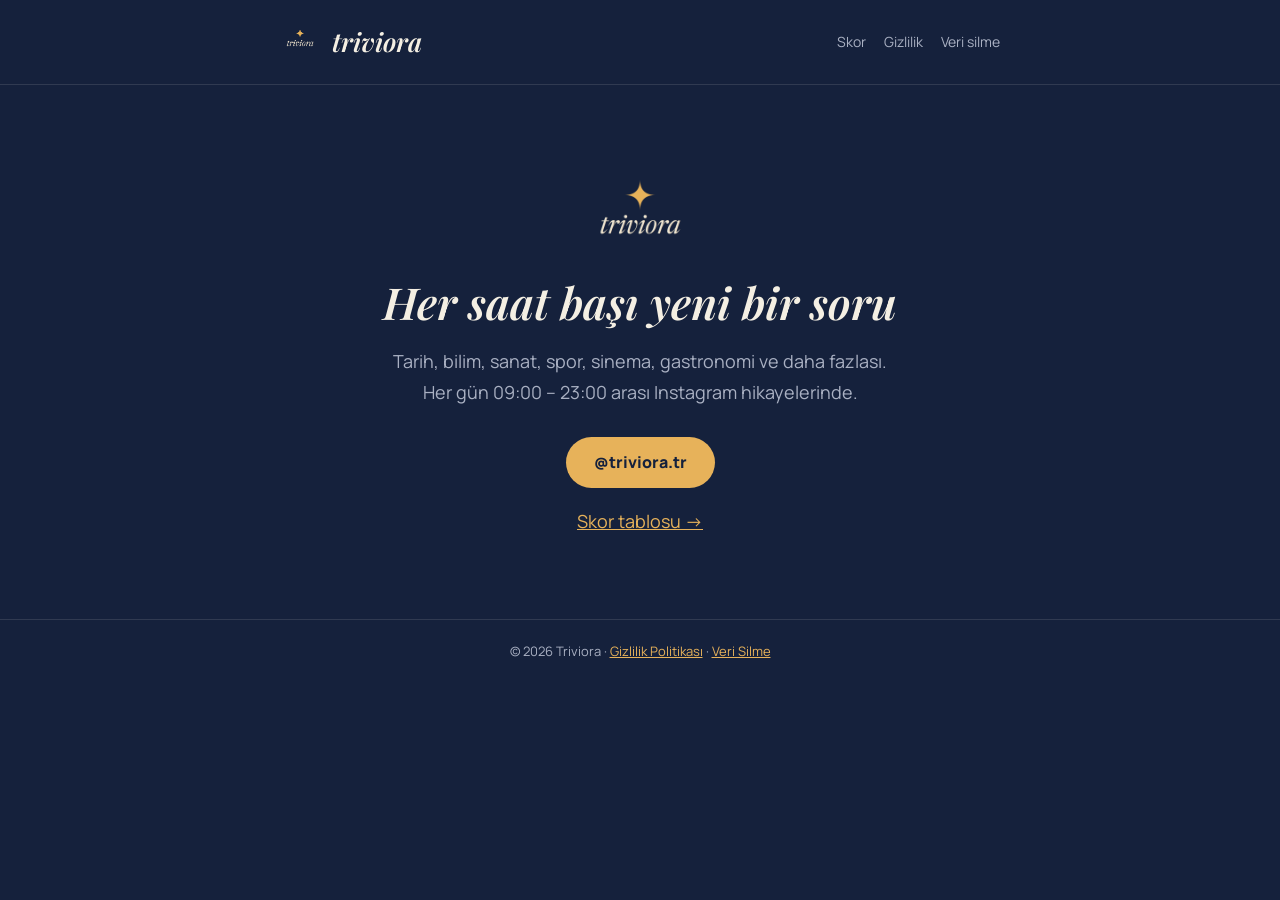
<file: index.html>
<!doctype html>
<html lang="tr">
<head>
<meta charset="utf-8">
<meta name="viewport" content="width=device-width, initial-scale=1">
<title>Triviora</title>
<meta name="description" content="Triviora — her saat başı yeni bir genel kültür sorusu, Instagram hikayelerinde.">
<link rel="icon" href="/logo.png">
<link rel="preconnect" href="https://fonts.googleapis.com">
<link rel="preconnect" href="https://fonts.gstatic.com" crossorigin>
<link href="https://fonts.googleapis.com/css2?family=Manrope:wght@400;600;800&family=Playfair+Display:ital,wght@1,600&display=swap" rel="stylesheet">
<link rel="stylesheet" href="/style.css">
</head>
<body>
<header><div class="bar">
  <a href="/"><img src="/logo.png" alt=""></a><a class="brand" href="/">triviora</a>
  <nav><a href="/skor/">Skor</a><a href="/gizlilik/">Gizlilik</a><a href="/veri-silme/">Veri silme</a></nav>
</div></header>
<main class="hero">
  <img src="/logo.png" alt="Triviora logosu">
  <h1>Her saat başı yeni bir soru</h1>
  <p>Tarih, bilim, sanat, spor, sinema, gastronomi ve daha fazlası.<br>
  Her gün 09:00 – 23:00 arası Instagram hikayelerinde.</p>
  <a class="btn" href="https://www.instagram.com/triviora.tr/">@triviora.tr</a>
  <p style="margin-top:18px"><a href="/skor/">Skor tablosu →</a></p>
</main>
<footer>© 2026 Triviora · <a href="/gizlilik/">Gizlilik Politikası</a> · <a href="/veri-silme/">Veri Silme</a></footer>
</body>
</html>
</file>
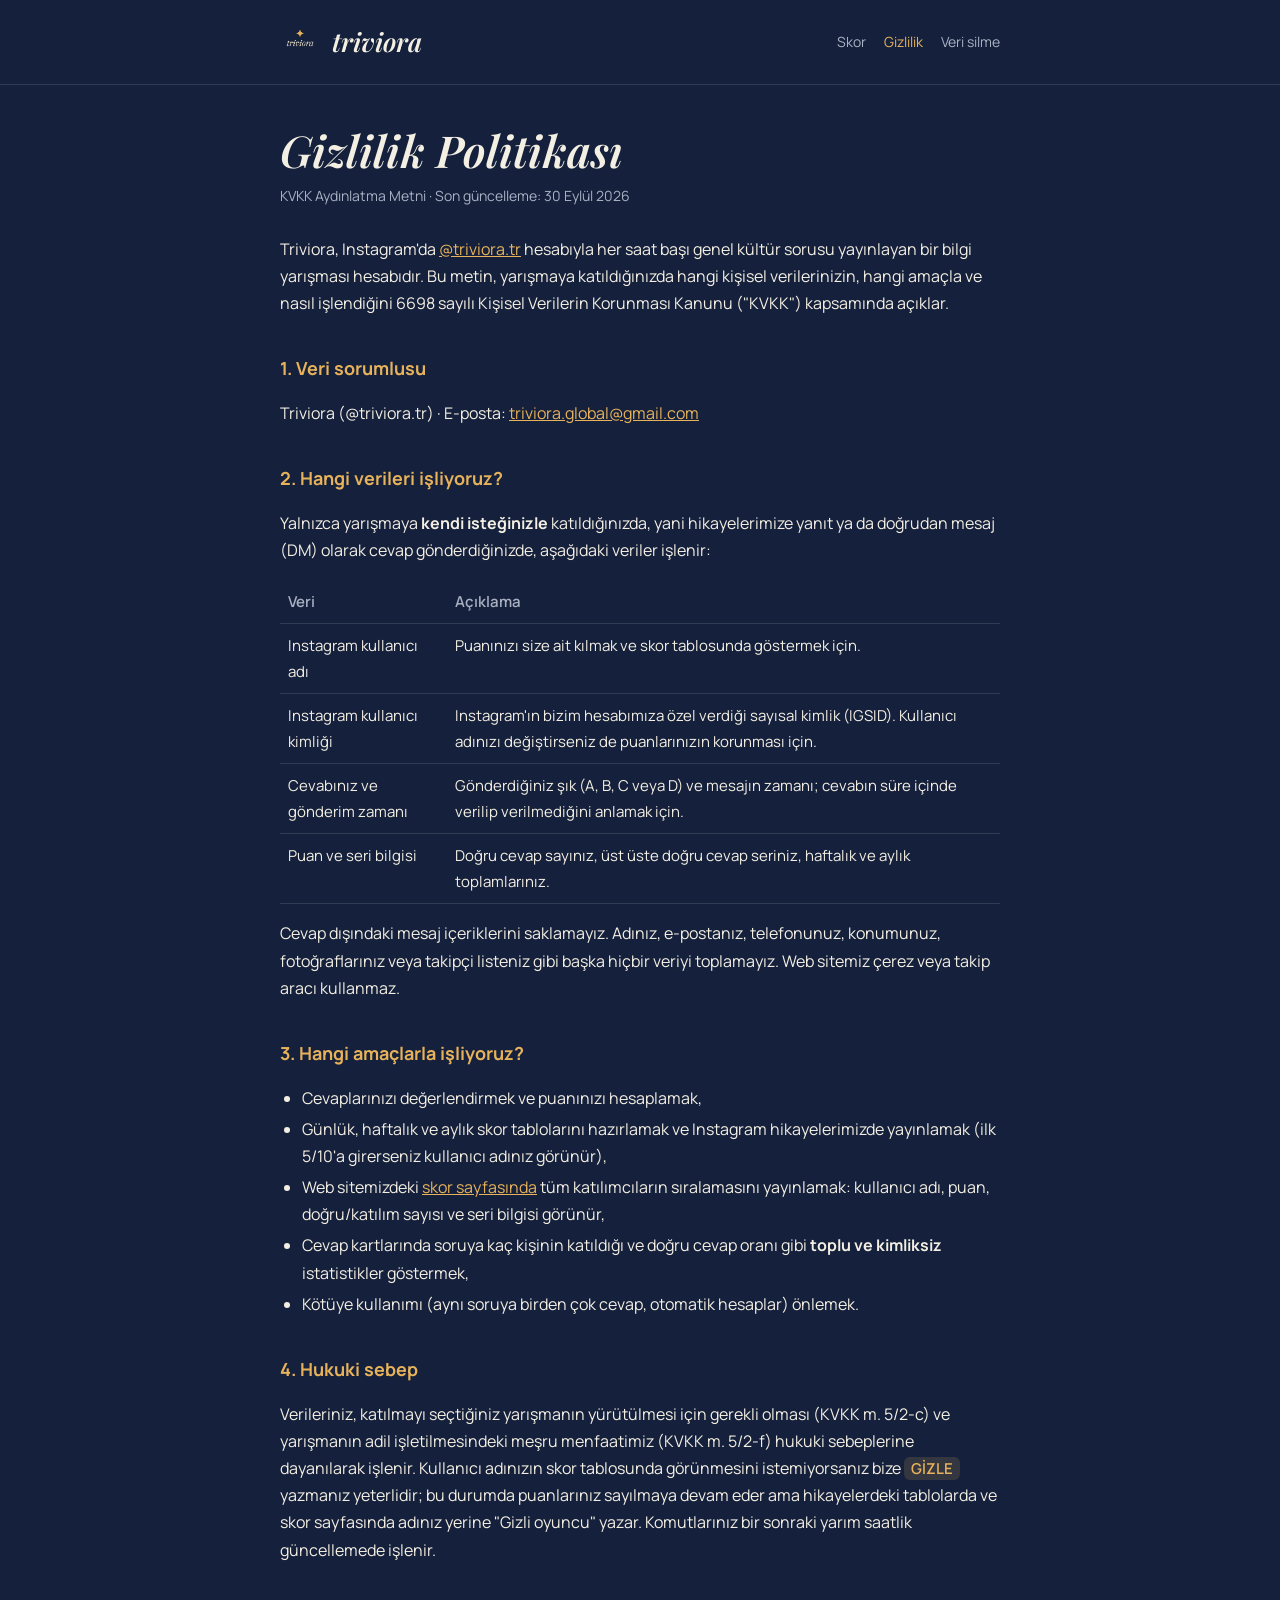
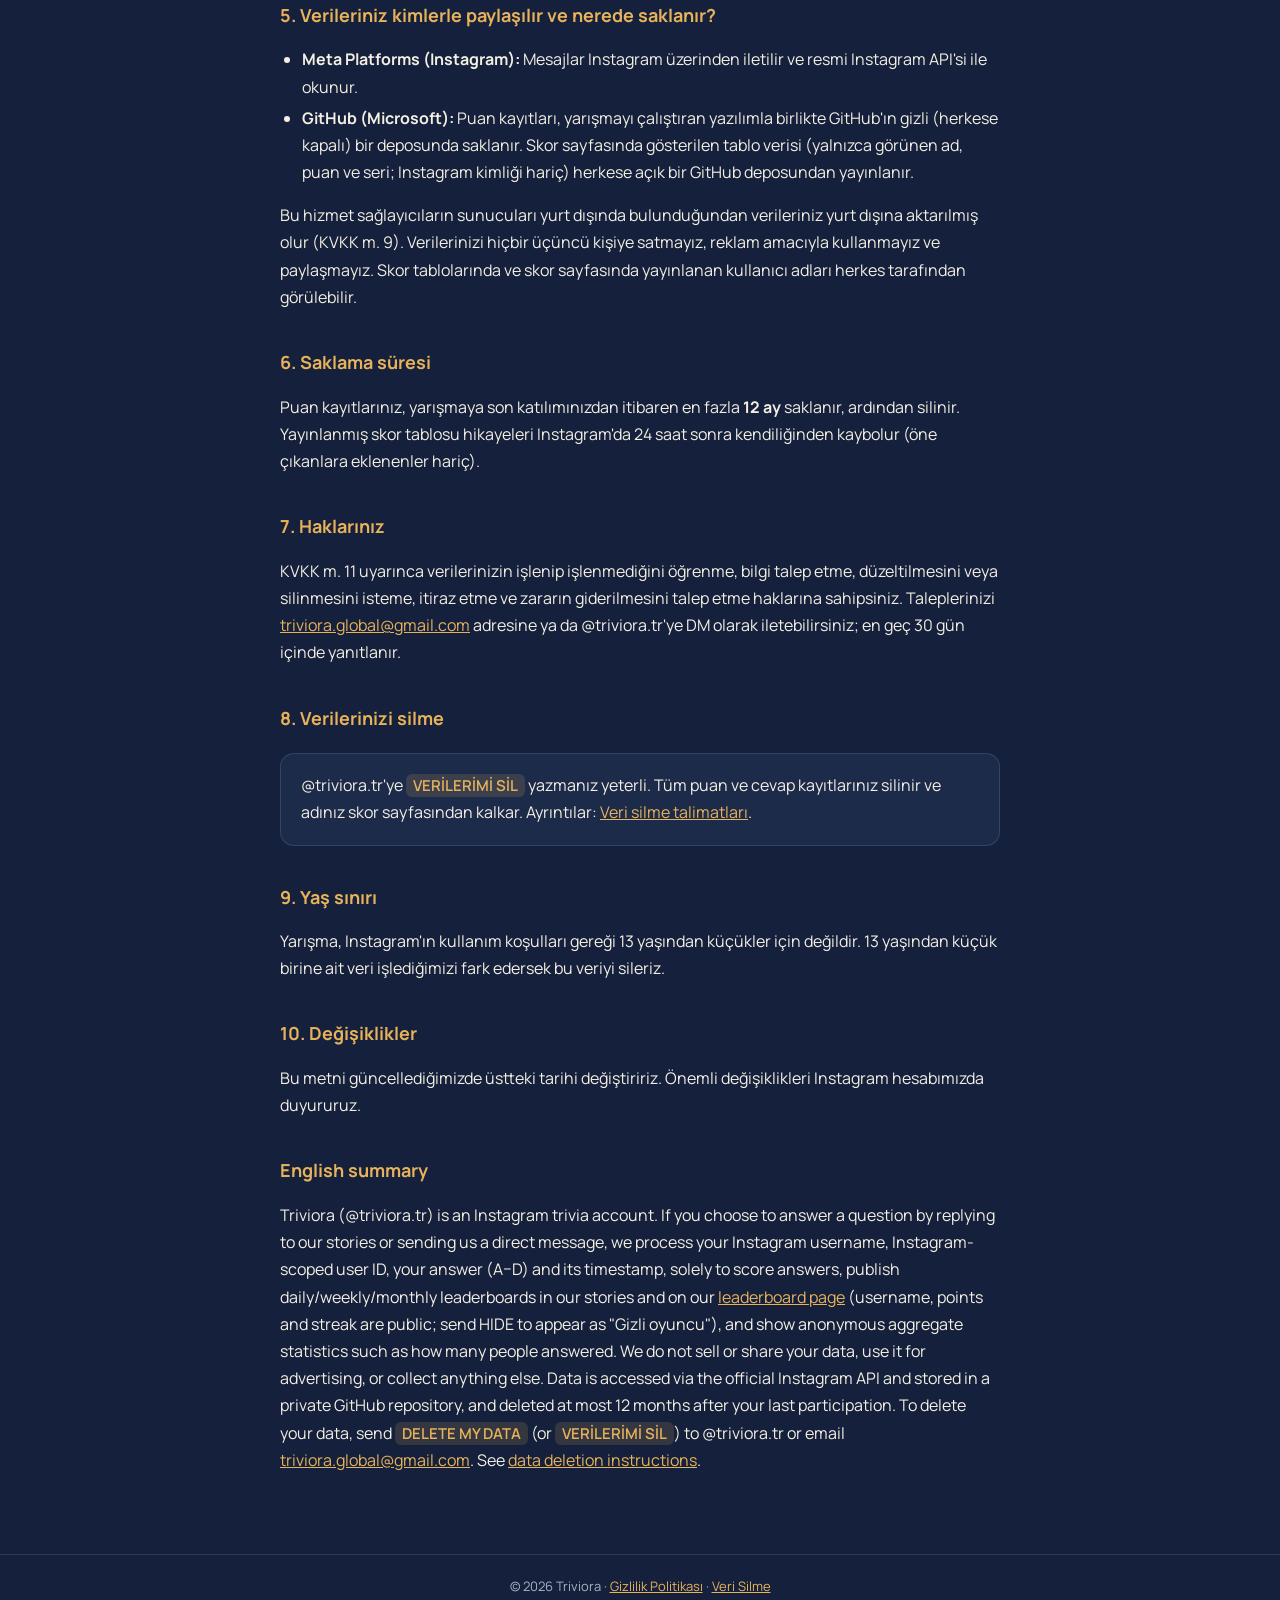
<file: gizlilik/index.html>
<!doctype html>
<html lang="tr">
<head>
<meta charset="utf-8">
<meta name="viewport" content="width=device-width, initial-scale=1">
<title>Gizlilik Politikası · Triviora</title>
<meta name="description" content="Triviora gizlilik politikası ve KVKK aydınlatma metni.">
<link rel="icon" href="/logo.png">
<link rel="preconnect" href="https://fonts.googleapis.com">
<link rel="preconnect" href="https://fonts.gstatic.com" crossorigin>
<link href="https://fonts.googleapis.com/css2?family=Manrope:wght@400;600;800&family=Playfair+Display:ital,wght@1,600&display=swap" rel="stylesheet">
<link rel="stylesheet" href="/style.css">
</head>
<body>
<header><div class="bar">
  <a href="/"><img src="/logo.png" alt=""></a><a class="brand" href="/">triviora</a>
  <nav><a href="/skor/">Skor</a><a href="/gizlilik/" aria-current="page">Gizlilik</a><a href="/veri-silme/">Veri silme</a></nav>
</div></header>
<main>
<h1>Gizlilik Politikası</h1>
<p class="meta">KVKK Aydınlatma Metni · Son güncelleme: 30 Eylül 2026</p>

<p>Triviora, Instagram'da <a href="https://www.instagram.com/triviora.tr/">@triviora.tr</a> hesabıyla her saat başı genel kültür sorusu yayınlayan bir bilgi yarışması hesabıdır. Bu metin, yarışmaya katıldığınızda hangi kişisel verilerinizin, hangi amaçla ve nasıl işlendiğini 6698 sayılı Kişisel Verilerin Korunması Kanunu ("KVKK") kapsamında açıklar.</p>

<h2>1. Veri sorumlusu</h2>
<p>Triviora (@triviora.tr) · E-posta: <a href="mailto:triviora.global@gmail.com">triviora.global@gmail.com</a></p>

<h2>2. Hangi verileri işliyoruz?</h2>
<p>Yalnızca yarışmaya <strong>kendi isteğinizle</strong> katıldığınızda, yani hikayelerimize yanıt ya da doğrudan mesaj (DM) olarak cevap gönderdiğinizde, aşağıdaki veriler işlenir:</p>
<table>
<thead><tr><th>Veri</th><th>Açıklama</th></tr></thead>
<tbody>
<tr><td>Instagram kullanıcı adı</td><td>Puanınızı size ait kılmak ve skor tablosunda göstermek için.</td></tr>
<tr><td>Instagram kullanıcı kimliği</td><td>Instagram'ın bizim hesabımıza özel verdiği sayısal kimlik (IGSID). Kullanıcı adınızı değiştirseniz de puanlarınızın korunması için.</td></tr>
<tr><td>Cevabınız ve gönderim zamanı</td><td>Gönderdiğiniz şık (A, B, C veya D) ve mesajın zamanı; cevabın süre içinde verilip verilmediğini anlamak için.</td></tr>
<tr><td>Puan ve seri bilgisi</td><td>Doğru cevap sayınız, üst üste doğru cevap seriniz, haftalık ve aylık toplamlarınız.</td></tr>
</tbody>
</table>
<p>Cevap dışındaki mesaj içeriklerini saklamayız. Adınız, e-postanız, telefonunuz, konumunuz, fotoğraflarınız veya takipçi listeniz gibi başka hiçbir veriyi toplamayız. Web sitemiz çerez veya takip aracı kullanmaz.</p>

<h2>3. Hangi amaçlarla işliyoruz?</h2>
<ul>
<li>Cevaplarınızı değerlendirmek ve puanınızı hesaplamak,</li>
<li>Günlük, haftalık ve aylık skor tablolarını hazırlamak ve Instagram hikayelerimizde yayınlamak (ilk 5/10'a girerseniz kullanıcı adınız görünür),</li>
<li>Web sitemizdeki <a href="/skor/">skor sayfasında</a> tüm katılımcıların sıralamasını yayınlamak: kullanıcı adı, puan, doğru/katılım sayısı ve seri bilgisi görünür,</li>
<li>Cevap kartlarında soruya kaç kişinin katıldığı ve doğru cevap oranı gibi <strong>toplu ve kimliksiz</strong> istatistikler göstermek,</li>
<li>Kötüye kullanımı (aynı soruya birden çok cevap, otomatik hesaplar) önlemek.</li>
</ul>

<h2>4. Hukuki sebep</h2>
<p>Verileriniz, katılmayı seçtiğiniz yarışmanın yürütülmesi için gerekli olması (KVKK m. 5/2-c) ve yarışmanın adil işletilmesindeki meşru menfaatimiz (KVKK m. 5/2-f) hukuki sebeplerine dayanılarak işlenir. Kullanıcı adınızın skor tablosunda görünmesini istemiyorsanız bize <code>GİZLE</code> yazmanız yeterlidir; bu durumda puanlarınız sayılmaya devam eder ama hikayelerdeki tablolarda ve skor sayfasında adınız yerine "Gizli oyuncu" yazar. Komutlarınız bir sonraki yarım saatlik güncellemede işlenir.</p>

<h2>5. Verileriniz kimlerle paylaşılır ve nerede saklanır?</h2>
<ul>
<li><strong>Meta Platforms (Instagram):</strong> Mesajlar Instagram üzerinden iletilir ve resmi Instagram API'si ile okunur.</li>
<li><strong>GitHub (Microsoft):</strong> Puan kayıtları, yarışmayı çalıştıran yazılımla birlikte GitHub'ın gizli (herkese kapalı) bir deposunda saklanır. Skor sayfasında gösterilen tablo verisi (yalnızca görünen ad, puan ve seri; Instagram kimliği hariç) herkese açık bir GitHub deposundan yayınlanır.</li>
</ul>
<p>Bu hizmet sağlayıcıların sunucuları yurt dışında bulunduğundan verileriniz yurt dışına aktarılmış olur (KVKK m. 9). Verilerinizi hiçbir üçüncü kişiye satmayız, reklam amacıyla kullanmayız ve paylaşmayız. Skor tablolarında ve skor sayfasında yayınlanan kullanıcı adları herkes tarafından görülebilir.</p>

<h2>6. Saklama süresi</h2>
<p>Puan kayıtlarınız, yarışmaya son katılımınızdan itibaren en fazla <strong>12 ay</strong> saklanır, ardından silinir. Yayınlanmış skor tablosu hikayeleri Instagram'da 24 saat sonra kendiliğinden kaybolur (öne çıkanlara eklenenler hariç).</p>

<h2>7. Haklarınız</h2>
<p>KVKK m. 11 uyarınca verilerinizin işlenip işlenmediğini öğrenme, bilgi talep etme, düzeltilmesini veya silinmesini isteme, itiraz etme ve zararın giderilmesini talep etme haklarına sahipsiniz. Taleplerinizi <a href="mailto:triviora.global@gmail.com">triviora.global@gmail.com</a> adresine ya da @triviora.tr'ye DM olarak iletebilirsiniz; en geç 30 gün içinde yanıtlanır.</p>

<h2>8. Verilerinizi silme</h2>
<div class="box">
<p style="margin:0">@triviora.tr'ye <code>VERİLERİMİ SİL</code> yazmanız yeterli. Tüm puan ve cevap kayıtlarınız silinir ve adınız skor sayfasından kalkar. Ayrıntılar: <a href="/veri-silme/">Veri silme talimatları</a>.</p>
</div>

<h2>9. Yaş sınırı</h2>
<p>Yarışma, Instagram'ın kullanım koşulları gereği 13 yaşından küçükler için değildir. 13 yaşından küçük birine ait veri işlediğimizi fark edersek bu veriyi sileriz.</p>

<h2>10. Değişiklikler</h2>
<p>Bu metni güncellediğimizde üstteki tarihi değiştiririz. Önemli değişiklikleri Instagram hesabımızda duyururuz.</p>

<h2>English summary</h2>
<p>Triviora (@triviora.tr) is an Instagram trivia account. If you choose to answer a question by replying to our stories or sending us a direct message, we process your Instagram username, Instagram-scoped user ID, your answer (A–D) and its timestamp, solely to score answers, publish daily/weekly/monthly leaderboards in our stories and on our <a href="/skor/">leaderboard page</a> (username, points and streak are public; send HIDE to appear as "Gizli oyuncu"), and show anonymous aggregate statistics such as how many people answered. We do not sell or share your data, use it for advertising, or collect anything else. Data is accessed via the official Instagram API and stored in a private GitHub repository, and deleted at most 12 months after your last participation. To delete your data, send <code>DELETE MY DATA</code> (or <code>VERİLERİMİ SİL</code>) to @triviora.tr or email <a href="mailto:triviora.global@gmail.com">triviora.global@gmail.com</a>. See <a href="/veri-silme/">data deletion instructions</a>.</p>
</main>
<footer>© 2026 Triviora · <a href="/gizlilik/">Gizlilik Politikası</a> · <a href="/veri-silme/">Veri Silme</a></footer>
</body>
</html>
</file>
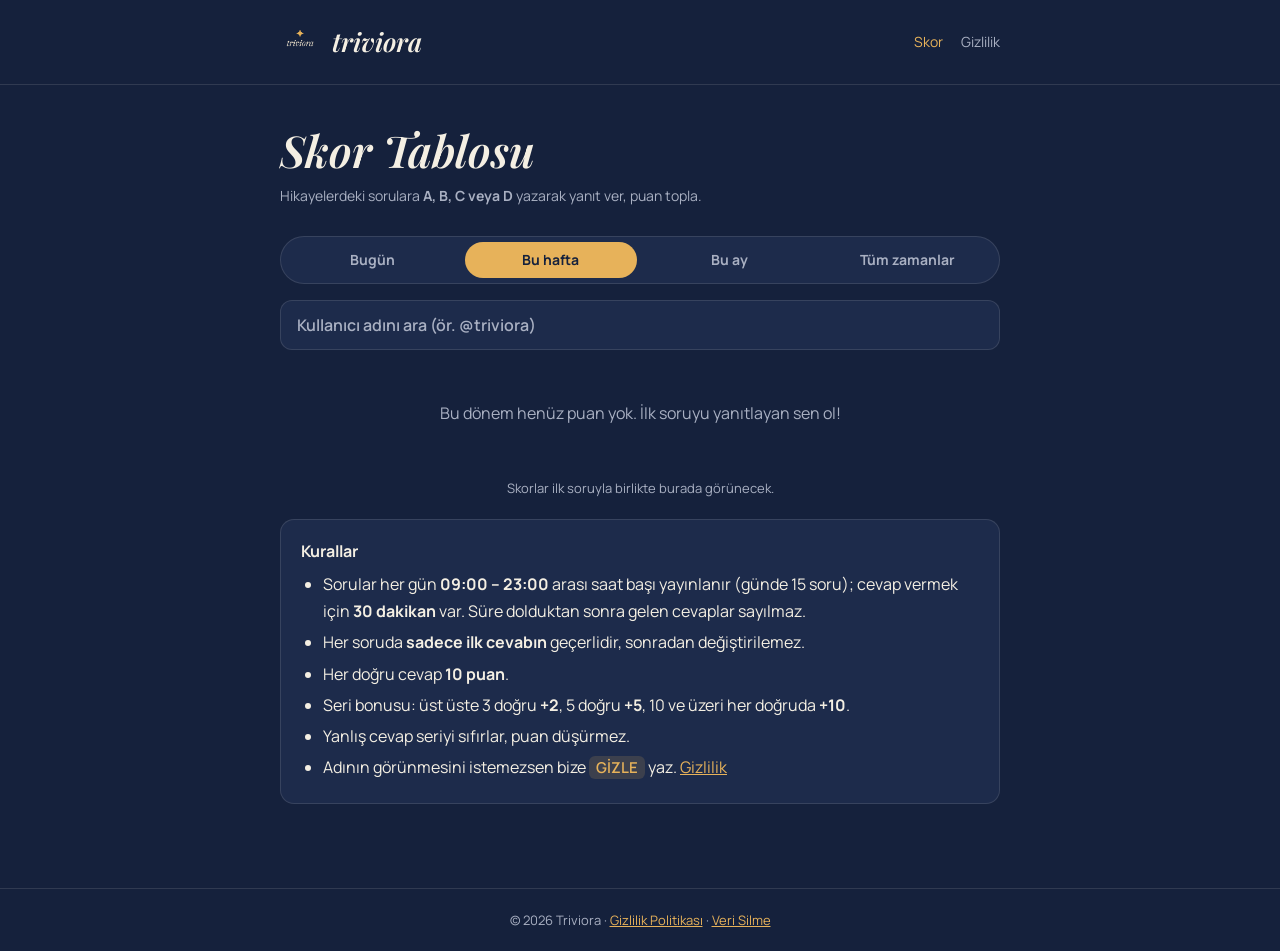
<file: skor/index.html>
<!doctype html>
<html lang="tr">
<head>
<meta charset="utf-8">
<meta name="viewport" content="width=device-width, initial-scale=1">
<title>Skor Tablosu · Triviora</title>
<meta name="description" content="Triviora skor tablosu — günlük, haftalık, aylık ve tüm zamanların sıralaması.">
<link rel="icon" href="/logo.png">
<link rel="preconnect" href="https://fonts.googleapis.com">
<link rel="preconnect" href="https://fonts.gstatic.com" crossorigin>
<link href="https://fonts.googleapis.com/css2?family=Manrope:wght@400;600;800&family=Playfair+Display:ital,wght@1,600&display=swap" rel="stylesheet">
<link rel="stylesheet" href="/style.css">
<style>
  .tabs { display: flex; gap: 6px; background: var(--navy-2); border: 1px solid var(--line);
          border-radius: 999px; padding: 5px; margin: 24px 0 16px; }
  .tabs button { flex: 1; border: 0; background: none; color: var(--muted); font: 700 14px/1 "Manrope", sans-serif;
                 padding: 11px 6px; border-radius: 999px; cursor: pointer; }
  .tabs button[aria-selected="true"] { background: var(--gold); color: var(--navy); }
  .search { width: 100%; background: var(--navy-2); border: 1px solid var(--line); color: var(--cream);
            font: 600 16px "Manrope", sans-serif; padding: 13px 16px; border-radius: 12px; }
  .search::placeholder { color: var(--muted); }
  .search:focus { outline: 2px solid var(--gold); outline-offset: 1px; }
  .me { margin: 14px 0 0; padding: 14px 16px; border-radius: 12px; background: rgba(231,178,90,.12);
        border: 1px solid rgba(231,178,90,.35); display: none; }
  .me b { color: var(--gold); }
  ol.board { list-style: none; padding: 0; margin: 18px 0 0; }
  ol.board li { display: grid; grid-template-columns: 44px 1fr auto; align-items: center; gap: 12px;
                padding: 12px 6px; border-bottom: 1px solid var(--line); margin: 0; }
  ol.board li.hit { background: rgba(231,178,90,.12); border-radius: 10px; }
  .rank { width: 36px; height: 36px; border-radius: 50%; display: grid; place-items: center;
          font: 800 15px/1 "Manrope", sans-serif; background: var(--navy-2); border: 1px solid var(--line); }
  .r1 { background: #e7b25a; color: var(--navy); border: 0; }
  .r2 { background: #b0bacc; color: var(--navy); border: 0; }
  .r3 { background: #cd8c5c; color: var(--navy); border: 0; }
  .name { font-weight: 700; overflow: hidden; text-overflow: ellipsis; white-space: nowrap; }
  .sub { display: block; color: var(--muted); font-size: 13px; font-weight: 600; }
  .pts { font-weight: 800; color: var(--gold); text-align: right; white-space: nowrap; }
  .empty, .status { color: var(--muted); text-align: center; padding: 32px 8px; }
  [hidden] { display: none !important; }   /* .more{display:block} hidden özniteliğini ezmesin */
  .more { display: block; margin: 16px auto 0; background: none; border: 1px solid var(--line); color: var(--cream);
          font: 700 14px "Manrope", sans-serif; padding: 10px 20px; border-radius: 999px; cursor: pointer; }
  .updated { color: var(--muted); font-size: 13px; text-align: center; margin-top: 18px; }
</style>
</head>
<body>
<header><div class="bar">
  <a href="/"><img src="/logo.png" alt=""></a><a class="brand" href="/">triviora</a>
  <nav><a href="/skor/" aria-current="page">Skor</a><a href="/gizlilik/">Gizlilik</a></nav>
</div></header>
<main>
<h1>Skor Tablosu</h1>
<p class="meta">Hikayelerdeki sorulara <b>A, B, C veya D</b> yazarak yanıt ver, puan topla.</p>

<div class="tabs" role="tablist">
  <button role="tab" data-p="day">Bugün</button>
  <button role="tab" data-p="week" aria-selected="true">Bu hafta</button>
  <button role="tab" data-p="month">Bu ay</button>
  <button role="tab" data-p="all">Tüm zamanlar</button>
</div>

<input class="search" id="q" type="search" placeholder="Kullanıcı adını ara (ör. @triviora)" autocomplete="off" autocapitalize="none">
<div class="me" id="me"></div>

<ol class="board" id="board"></ol>
<p class="status" id="status">Yükleniyor…</p>
<button class="more" id="more" hidden>Daha fazla göster</button>
<p class="updated" id="updated"></p>

<div class="box">
<p style="margin:0 0 6px"><b>Kurallar</b></p>
<ul style="margin:0">
  <li>Sorular her gün <b>09:00 – 23:00</b> arası saat başı yayınlanır (günde 15 soru); cevap vermek için <b>30 dakikan</b> var. Süre dolduktan sonra gelen cevaplar sayılmaz.</li>
  <li>Her soruda <b>sadece ilk cevabın</b> geçerlidir, sonradan değiştirilemez.</li>
  <li>Her doğru cevap <b>10 puan</b>.</li>
  <li>Seri bonusu: üst üste 3 doğru <b>+2</b>, 5 doğru <b>+5</b>, 10 ve üzeri her doğruda <b>+10</b>.</li>
  <li>Yanlış cevap seriyi sıfırlar, puan düşürmez.</li>
  <li>Adının görünmesini istemezsen bize <code>GİZLE</code> yaz. <a href="/gizlilik/">Gizlilik</a></li>
</ul>
</div>
</main>
<footer>© 2026 Triviora · <a href="/gizlilik/">Gizlilik Politikası</a> · <a href="/veri-silme/">Veri Silme</a></footer>

<script>
const SRC = "https://raw.githubusercontent.com/TrivioraTR/triviora-img/main/skor.json";
const PAGE = 50;
const LABEL = { day: "bugün", week: "bu hafta", month: "bu ay", all: "tüm zamanlarda" };
let data = null, period = "week", shown = PAGE;
try { period = localStorage.getItem("triviora-tab") || period; } catch (e) {}

const $ = id => document.getElementById(id);
const norm = s => (s || "").toLocaleLowerCase("tr").replace(/^@/, "").trim();

function row(r, hit) {
  const li = document.createElement("li");
  if (hit) li.className = "hit";
  const cls = r.r <= 3 ? " r" + r.r : "";
  const streak = r.s >= 2 ? ` · 🔥 ${r.s}` : "";
  li.innerHTML = `<span class="rank${cls}">${r.r}</span>
    <span class="name"></span>
    <span class="pts">${r.p} puan</span>`;
  const nm = li.querySelector(".name");
  nm.textContent = r.n;
  const sub = document.createElement("span");
  sub.className = "sub";
  sub.textContent = `${r.d}/${r.o} doğru · en uzun seri ${r.b}${streak}`;
  nm.appendChild(sub);
  return li;
}

function render() {
  document.querySelectorAll(".tabs button").forEach(b =>
    b.setAttribute("aria-selected", b.dataset.p === period ? "true" : "false"));
  const board = $("board"), status = $("status"), more = $("more"), me = $("me");
  board.innerHTML = "";
  if (!data) return;
  const rows = (data[period] && data[period].rows) || [];
  const q = norm($("q").value);
  const hits = q ? rows.filter(r => norm(r.n).includes(q)) : [];

  if (q) {
    me.style.display = "block";
    if (hits.length === 1) {
      const h = hits[0];
      me.innerHTML = "";
      me.append(`${h.n}: ${LABEL[period]} `);
      const b = document.createElement("b"); b.textContent = `${h.r}. sırada · ${h.p} puan`;
      me.append(b);
    } else if (hits.length > 1) {
      me.textContent = `${hits.length} oyuncu bulundu.`;
    } else {
      me.textContent = `"${$("q").value}" ${LABEL[period]} listede yok. Henüz puanın olmayabilir ya da adını gizlemiş olabilirsin.`;
    }
  } else {
    me.style.display = "none";
  }

  const list = q ? hits : rows.slice(0, shown);
  list.forEach(r => board.appendChild(row(r, q && hits.length === 1)));
  status.hidden = rows.length > 0;
  status.textContent = "Bu dönem henüz puan yok. İlk soruyu yanıtlayan sen ol!";
  more.hidden = q || rows.length <= shown;
}

async function load() {
  try {
    const res = await fetch(SRC + "?t=" + Math.floor(Date.now() / 60000), { cache: "no-store" });
    if (!res.ok) throw new Error(res.status);
    data = await res.json();
    const d = new Date(data.updated);
    $("updated").textContent = "Son güncelleme: " + d.toLocaleString("tr-TR", {
      day: "numeric", month: "long", hour: "2-digit", minute: "2-digit", timeZone: "Europe/Istanbul" });
  } catch (e) {
    data = { day: { rows: [] }, week: { rows: [] }, month: { rows: [] }, all: { rows: [] } };
    $("updated").textContent = "Skorlar ilk soruyla birlikte burada görünecek.";
  }
  render();
}

document.querySelectorAll(".tabs button").forEach(b => b.addEventListener("click", () => {
  period = b.dataset.p; shown = PAGE;
  try { localStorage.setItem("triviora-tab", period); } catch (e) {}
  render();
}));
$("q").addEventListener("input", render);
$("more").addEventListener("click", () => { shown += PAGE; render(); });
const u = new URLSearchParams(location.search).get("u");
if (u) $("q").value = u;
load();
setInterval(load, 5 * 60 * 1000);
</script>
</body>
</html>
</file>
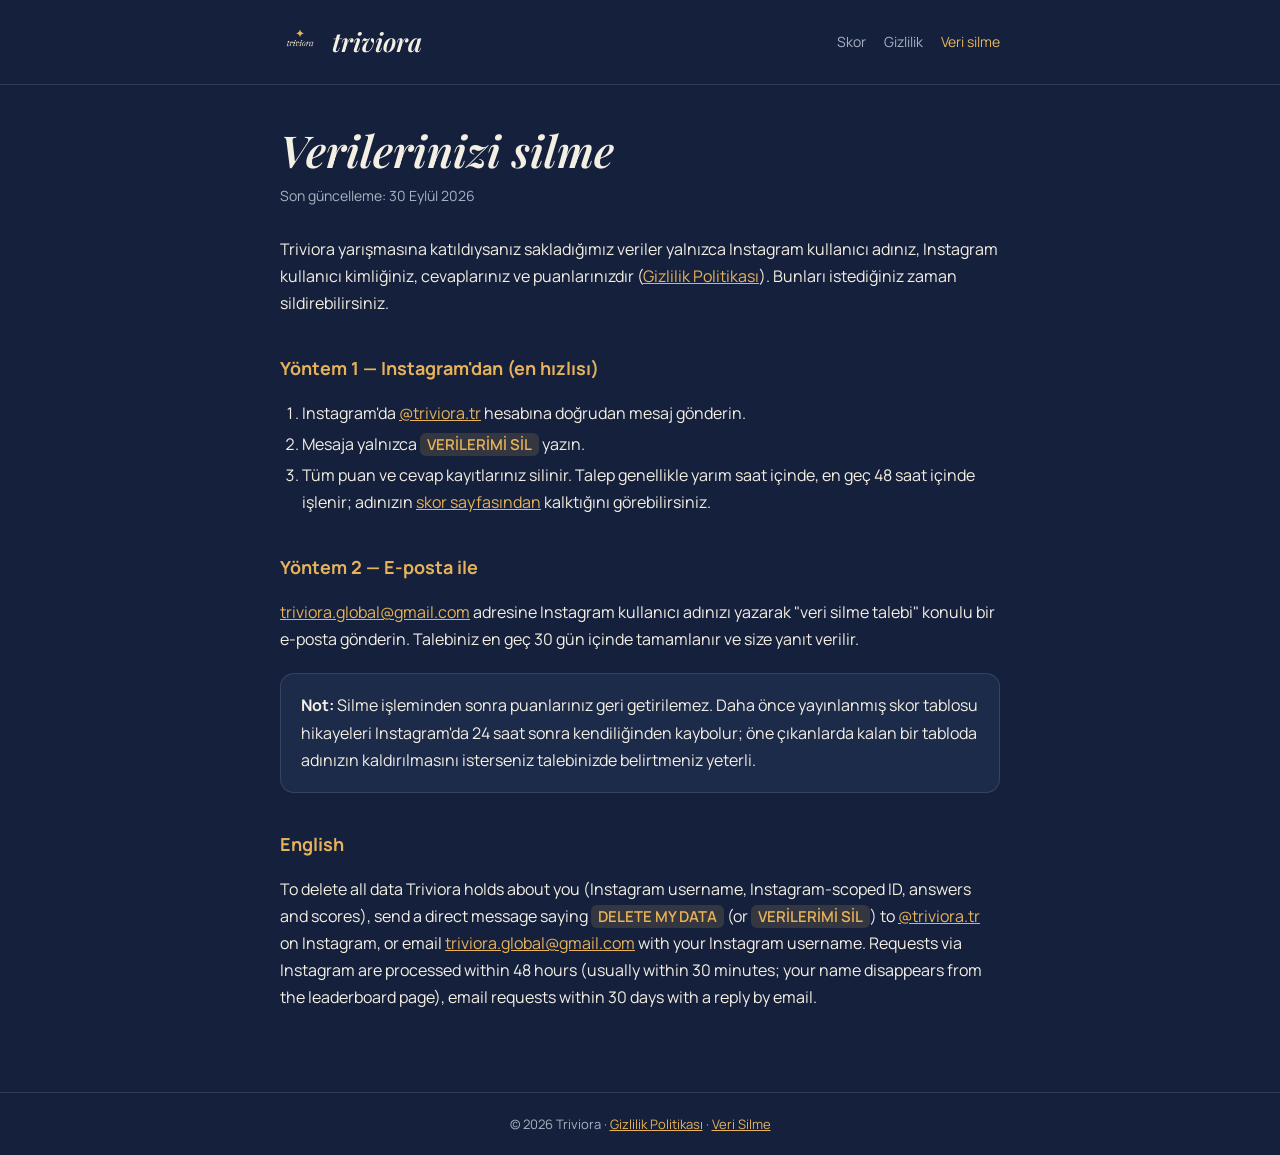
<file: veri-silme/index.html>
<!doctype html>
<html lang="tr">
<head>
<meta charset="utf-8">
<meta name="viewport" content="width=device-width, initial-scale=1">
<title>Veri Silme · Triviora</title>
<meta name="description" content="Triviora'daki verilerinizi nasıl silebileceğiniz.">
<link rel="icon" href="/logo.png">
<link rel="preconnect" href="https://fonts.googleapis.com">
<link rel="preconnect" href="https://fonts.gstatic.com" crossorigin>
<link href="https://fonts.googleapis.com/css2?family=Manrope:wght@400;600;800&family=Playfair+Display:ital,wght@1,600&display=swap" rel="stylesheet">
<link rel="stylesheet" href="/style.css">
</head>
<body>
<header><div class="bar">
  <a href="/"><img src="/logo.png" alt=""></a><a class="brand" href="/">triviora</a>
  <nav><a href="/skor/">Skor</a><a href="/gizlilik/">Gizlilik</a><a href="/veri-silme/" aria-current="page">Veri silme</a></nav>
</div></header>
<main>
<h1>Verilerinizi silme</h1>
<p class="meta">Son güncelleme: 30 Eylül 2026</p>

<p>Triviora yarışmasına katıldıysanız sakladığımız veriler yalnızca Instagram kullanıcı adınız, Instagram kullanıcı kimliğiniz, cevaplarınız ve puanlarınızdır (<a href="/gizlilik/">Gizlilik Politikası</a>). Bunları istediğiniz zaman sildirebilirsiniz.</p>

<h2>Yöntem 1 — Instagram'dan (en hızlısı)</h2>
<ol>
<li>Instagram'da <a href="https://www.instagram.com/triviora.tr/">@triviora.tr</a> hesabına doğrudan mesaj gönderin.</li>
<li>Mesaja yalnızca <code>VERİLERİMİ SİL</code> yazın.</li>
<li>Tüm puan ve cevap kayıtlarınız silinir. Talep genellikle yarım saat içinde, en geç 48 saat içinde işlenir; adınızın <a href="/skor/">skor sayfasından</a> kalktığını görebilirsiniz.</li>
</ol>

<h2>Yöntem 2 — E-posta ile</h2>
<p><a href="mailto:triviora.global@gmail.com?subject=Veri%20silme%20talebi">triviora.global@gmail.com</a> adresine Instagram kullanıcı adınızı yazarak "veri silme talebi" konulu bir e-posta gönderin. Talebiniz en geç 30 gün içinde tamamlanır ve size yanıt verilir.</p>

<div class="box">
<p style="margin:0"><strong>Not:</strong> Silme işleminden sonra puanlarınız geri getirilemez. Daha önce yayınlanmış skor tablosu hikayeleri Instagram'da 24 saat sonra kendiliğinden kaybolur; öne çıkanlarda kalan bir tabloda adınızın kaldırılmasını isterseniz talebinizde belirtmeniz yeterli.</p>
</div>

<h2>English</h2>
<p>To delete all data Triviora holds about you (Instagram username, Instagram-scoped ID, answers and scores), send a direct message saying <code>DELETE MY DATA</code> (or <code>VERİLERİMİ SİL</code>) to <a href="https://www.instagram.com/triviora.tr/">@triviora.tr</a> on Instagram, or email <a href="mailto:triviora.global@gmail.com?subject=Data%20deletion%20request">triviora.global@gmail.com</a> with your Instagram username. Requests via Instagram are processed within 48 hours (usually within 30 minutes; your name disappears from the leaderboard page), email requests within 30 days with a reply by email.</p>
</main>
<footer>© 2026 Triviora · <a href="/gizlilik/">Gizlilik Politikası</a> · <a href="/veri-silme/">Veri Silme</a></footer>
</body>
</html>
</file>
<file: style.css>
:root {
  --navy: #15213c;
  --navy-2: #1d2b4b;
  --gold: #e7b25a;
  --cream: #f4efe3;
  --muted: #a9b0c2;
  --line: rgba(244, 239, 227, .12);
}
* { box-sizing: border-box; }
html { -webkit-text-size-adjust: 100%; }
body {
  margin: 0;
  background: var(--navy);
  color: var(--cream);
  font: 16px/1.7 "Manrope", system-ui, sans-serif;
}
a { color: var(--gold); }
header {
  border-bottom: 1px solid var(--line);
}
.bar {
  max-width: 760px;
  margin: 0 auto;
  padding: 18px 20px;
  display: flex;
  align-items: center;
  gap: 12px;
}
.bar img { width: 40px; height: 40px; border-radius: 10px; }
.brand {
  font: italic 600 26px/1 "Playfair Display", Georgia, serif;
  color: var(--cream);
  text-decoration: none;
}
nav { margin-left: auto; display: flex; gap: 18px; font-size: 14px; }
nav a { color: var(--muted); text-decoration: none; }
nav a:hover, nav a[aria-current] { color: var(--gold); }
main {
  max-width: 760px;
  margin: 0 auto;
  padding: 40px 20px 64px;
}
h1 {
  font: italic 600 clamp(32px, 6vw, 44px)/1.15 "Playfair Display", Georgia, serif;
  margin: 0 0 8px;
}
h2 {
  font-size: 18px;
  color: var(--gold);
  margin: 36px 0 8px;
}
.meta { color: var(--muted); font-size: 14px; margin: 0 0 28px; }
.box {
  background: var(--navy-2);
  border: 1px solid var(--line);
  border-radius: 14px;
  padding: 18px 20px;
  margin: 20px 0;
}
code, kbd {
  background: rgba(231, 178, 90, .15);
  color: var(--gold);
  border-radius: 6px;
  padding: 1px 7px;
  font: 600 15px/1.6 "Manrope", sans-serif;
}
ul, ol { padding-left: 22px; }
li { margin: 4px 0; }
table { width: 100%; border-collapse: collapse; font-size: 15px; }
th, td { text-align: left; padding: 9px 8px; border-bottom: 1px solid var(--line); vertical-align: top; }
th { color: var(--muted); font-weight: 600; }
.hero { text-align: center; padding-top: 64px; }
.hero img { width: 120px; height: 120px; border-radius: 28px; }
.hero p { color: var(--muted); font-size: 18px; }
.btn {
  display: inline-block;
  margin-top: 12px;
  background: var(--gold);
  color: var(--navy);
  font-weight: 800;
  text-decoration: none;
  padding: 12px 28px;
  border-radius: 999px;
}
footer {
  border-top: 1px solid var(--line);
  color: var(--muted);
  font-size: 13px;
  text-align: center;
  padding: 20px;
}
@media (max-width: 520px) {
  nav { gap: 12px; font-size: 13px; }
  .bar img { width: 32px; height: 32px; }
  .brand { font-size: 22px; }
  table, thead, tbody, tr, th, td { display: block; }
  thead { display: none; }
  td { border: 0; padding: 2px 0; }
  td:first-child { font-weight: 700; padding-top: 12px; }
  tr { border-bottom: 1px solid var(--line); padding-bottom: 10px; }
}
</file>
